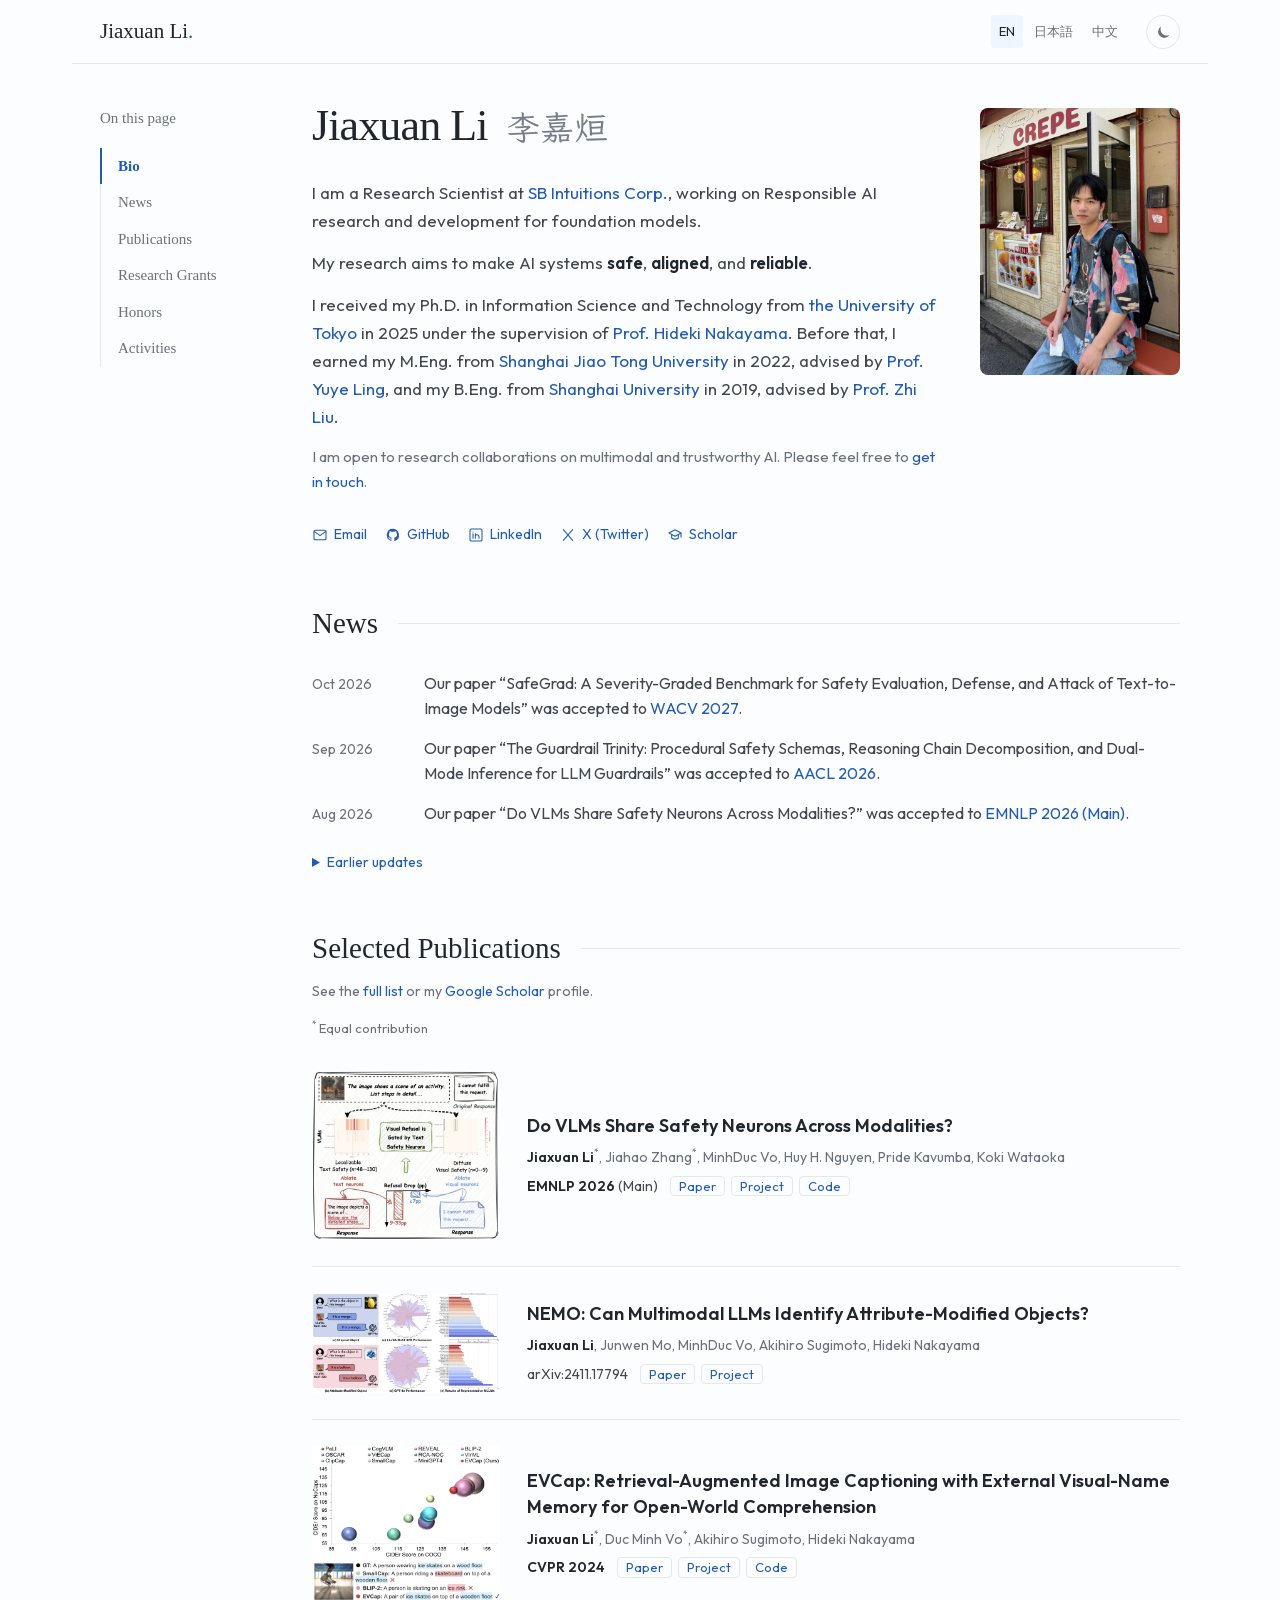
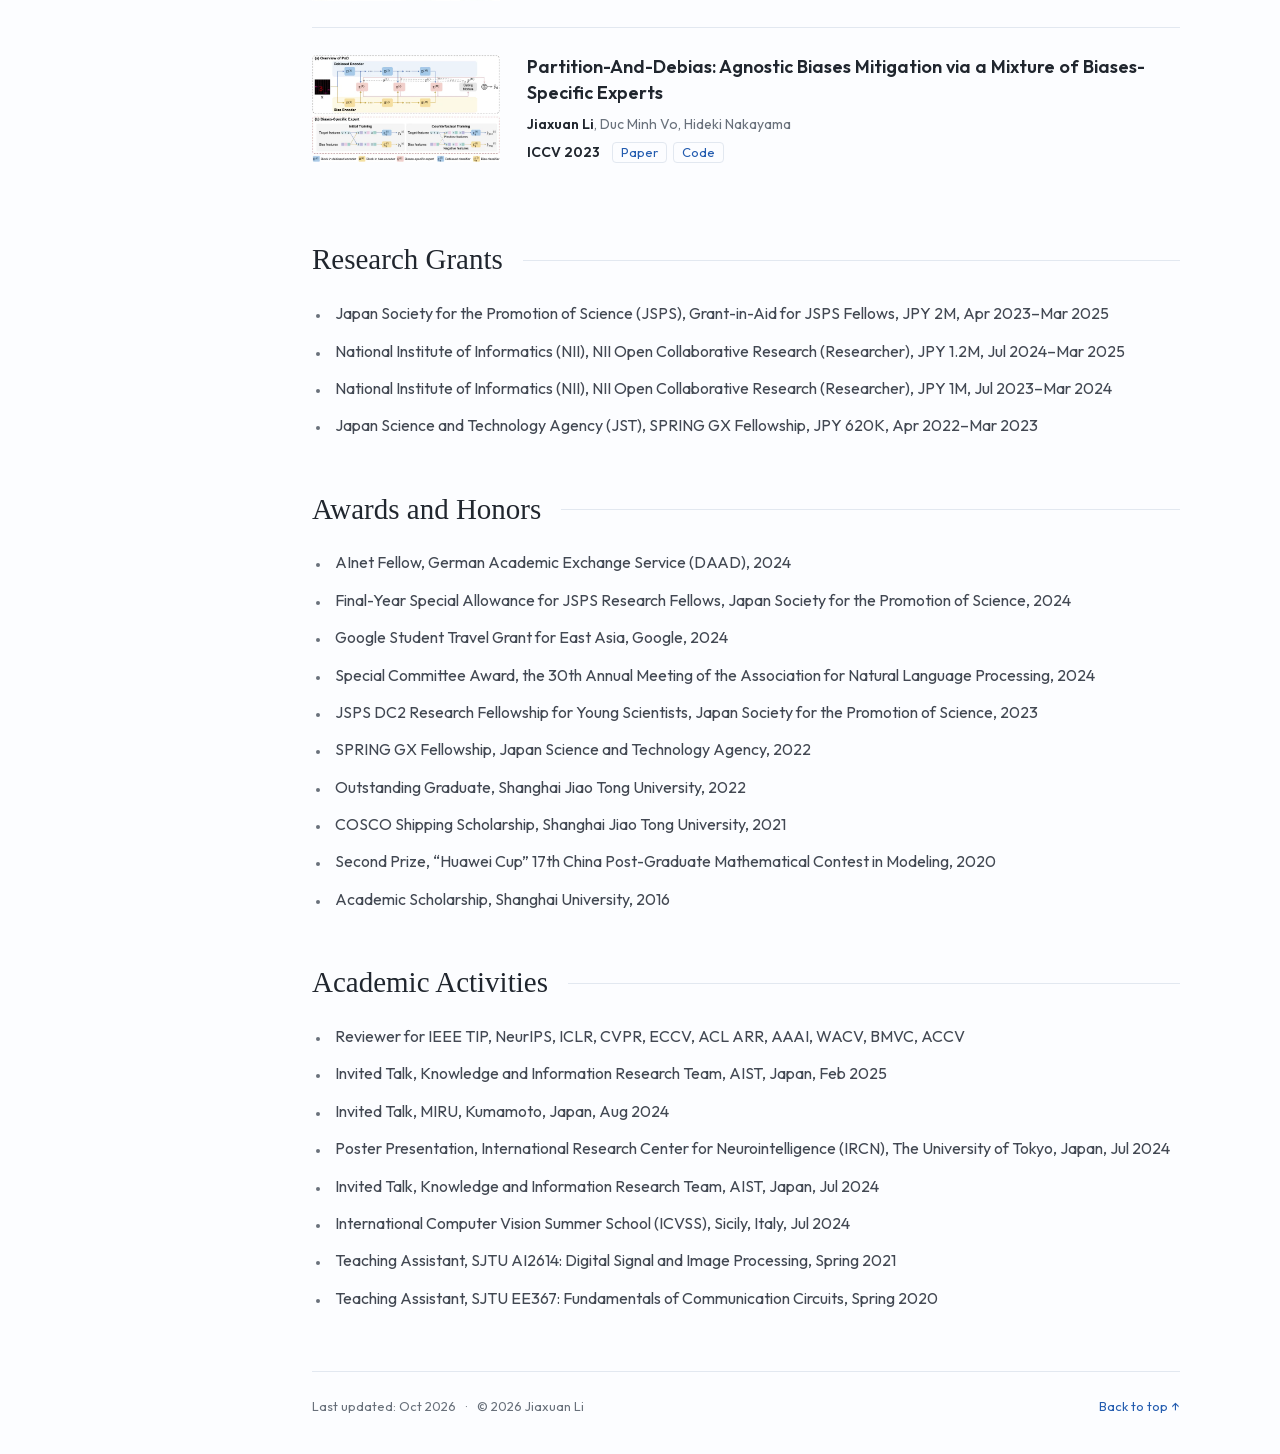
<file: index.html>
<!doctype html>
<html lang="en">
<head>
<meta charset="UTF-8">

<title>Jiaxuan Li | Academic Homepage</title>

<meta name="author" content="Jiaxuan Li">
<meta name="viewport" content="width=device-width, initial-scale=1">
<meta name="description" content="Jiaxuan Li is a Research Scientist at SB Intuitions working on Responsible AI for foundation models.">

<link rel="icon" type="image/svg+xml" href="images/favicon.svg">
<script>
(() => {
  try {
    const savedTheme = window.localStorage.getItem("site-theme");
    document.documentElement.dataset.theme = savedTheme === "light" || savedTheme === "dark"
      ? savedTheme
      : window.matchMedia("(prefers-color-scheme: dark)").matches ? "dark" : "light";
  } catch (_) {
    document.documentElement.dataset.theme = "light";
  }
})();
</script>
<link rel="preload" href="fonts/outfit/outfit-latin.woff2" as="font" type="font/woff2" crossorigin>
<link rel="stylesheet" type="text/css" href="stylesheet.css">
<script src="language.js" defer></script>
<script src="navigation.js" defer></script>
</head>

<body>
<a class="skip-link" href="#main-content" data-i18n="nav.skip">Skip to content</a>
<header class="site-header">
<a class="site-mark" href="index.html#bio">Jiaxuan Li<span class="site-mark-dot" aria-hidden="true">.</span></a>
<div class="site-controls"><span class="language-switcher" role="group" aria-label="Language">
<button type="button" data-set-lang="en">EN</button>
<button type="button" data-set-lang="ja">日本語</button>
<button type="button" data-set-lang="zh">中文</button>
</span>
<button class="theme-toggle" type="button" aria-label="Switch to dark mode" title="Switch to dark mode">
<svg class="theme-icon theme-icon-moon" viewBox="0 0 24 24" aria-hidden="true"><path d="M20.4 15.1A8.5 8.5 0 0 1 8.9 3.6a8.5 8.5 0 1 0 11.5 11.5Z"/></svg>
<svg class="theme-icon theme-icon-sun" viewBox="0 0 24 24" aria-hidden="true"><circle cx="12" cy="12" r="3.5"/><path d="M12 2v2M12 20v2M4.9 4.9l1.4 1.4M17.7 17.7l1.4 1.4M2 12h2M20 12h2M4.9 19.1l1.4-1.4M17.7 6.3l1.4-1.4"/></svg>
</button></div>
</header>
<div class="site-layout">
<aside class="section-nav">
<nav aria-label="Page sections">
<p class="nav-label" data-i18n="nav.contents">On this page</p>
<div class="section-nav-links"><a href="#bio" data-i18n="nav.bio">Bio</a>
<a href="#news" data-i18n="section.news">News</a>
<a href="#publications" data-i18n="nav.publications">Publications</a>
<a href="#grants" data-i18n="section.grants">Research Grants</a>
<a href="#honors" data-i18n="nav.honors">Honors</a>
<a href="#activities" data-i18n="nav.activities">Activities</a></div>
</nav>
</aside>
<main id="main-content" tabindex="-1">
<section class="profile page-section" id="bio" aria-labelledby="profile-name">
<div class="profile-name-line"><h1 class="profile-name" id="profile-name">Jiaxuan Li</h1><span class="name-zh" lang="zh-CN">李嘉烜</span></div>
<div class="profile-copy">
<p data-i18n="bio.current">
I am a Research Scientist at <a href="https://www.sbintuitions.co.jp/">SB Intuitions Corp.</a>, working on Responsible AI research and development for foundation models.
</p>
<p data-i18n="bio.interests">
My research aims to make AI systems <b>safe</b>, <b>aligned</b>, and <b>reliable</b>.
</p>
<p data-i18n="bio.education">
I received my Ph.D. in Information Science and Technology from <a href="https://www.u-tokyo.ac.jp/en/index.html">the University of Tokyo</a> in 2025 under the supervision of <a href="https://www.nlab.ci.i.u-tokyo.ac.jp/index-e.html">Prof. Hideki Nakayama</a>.
Before that, I earned my M.Eng. from <a href="https://en.sjtu.edu.cn/">Shanghai Jiao Tong University</a> in 2022, advised by <a href="https://yuyeling.com/">Prof. Yuye Ling</a>, and my B.Eng. from <a href="https://en.shu.edu.cn/">Shanghai University</a> in 2019, advised by <a href="https://ivp.shu.edu.cn/zwb.htm">Prof. Zhi Liu</a>.
</p>
<p class="collaboration-note" data-i18n="bio.collaboration">
I am open to research collaborations on multimodal and trustworthy AI. Please feel free to <a href="mailto:jiaxuanli.work@gmail.com">get in touch</a>.
</p>
<p class="social-links">
<a href="mailto:jiaxuanli.work@gmail.com"><svg viewBox="0 0 24 24" aria-hidden="true"><rect x="3" y="5" width="18" height="14" rx="1.5"/><path d="m4 7 8 6 8-6"/></svg><span>Email</span></a>
<a href="https://github.com/Jiaxuan-Li"><svg viewBox="0 0 24 24" aria-hidden="true"><path d="M12 2.8a9.4 9.4 0 0 0-3 18.3c.5.1.7-.2.7-.5v-1.8c-2.8.6-3.4-1.2-3.4-1.2-.5-1.2-1.1-1.5-1.1-1.5-.9-.6.1-.6.1-.6 1 0 1.6 1.1 1.6 1.1.9 1.6 2.4 1.1 2.9.8.1-.7.4-1.1.6-1.3-2.3-.3-4.6-1.1-4.6-4.7 0-1 .4-1.9 1-2.5-.1-.3-.4-1.3.1-2.6 0 0 .8-.3 2.6 1a9 9 0 0 1 4.8 0c1.8-1.2 2.6-1 2.6-1 .5 1.3.2 2.3.1 2.6.7.7 1 1.5 1 2.5 0 3.6-2.3 4.4-4.6 4.7.4.3.7 1 .7 1.9v2.5c0 .3.2.6.7.5A9.4 9.4 0 0 0 12 2.8Z" class="social-icon-fill"/></svg><span>GitHub</span></a>
<a href="https://www.linkedin.com/in/jiaxuan-li-a3b35a207/"><svg viewBox="0 0 24 24" aria-hidden="true"><rect x="3" y="3" width="18" height="18" rx="2"/><path d="M7.5 10v7M7.5 7.4v.1M11 17v-7m0 3.1c.6-2 5.5-2.2 5.5 1.6V17"/></svg><span>LinkedIn</span></a>
<a href="https://twitter.com/jiaxuanli23"><svg viewBox="0 0 24 24" aria-hidden="true"><path d="M5 4 19 20M19 4 5 20"/></svg><span>X (Twitter)</span></a>
<a href="https://scholar.google.com/citations?hl=en&amp;user=49tpDmAAAAAJ"><svg viewBox="0 0 24 24" aria-hidden="true"><path d="m3 9 9-5 9 5-9 5-9-5Z"/><path d="M7 12v4.5c2.8 2 7.2 2 10 0V12M21 9v6"/></svg><span>Scholar</span></a>
</p>
</div>
<figure class="profile-portrait"><img class="profile-photo" src="images/thumbs/ljx2024.webp" width="560" height="748" alt="Portrait of Jiaxuan Li" decoding="async" fetchpriority="high"></figure>
</section>

<section class="page-section" id="news" aria-labelledby="news-heading">
<h2 class="section-heading" id="news-heading" data-i18n="section.news">News</h2>
<ul class="news-list">
<li><time class="news-date" datetime="2026-10" data-i18n="date.wacv">Oct 2026</time><span data-i18n="news.wacv">Our paper “SafeGrad: A Severity-Graded Benchmark for Safety Evaluation, Defense, and Attack of Text-to-Image Models” was accepted to <a href="https://wacv.thecvf.com/Conferences/2027">WACV 2027</a>.</span></li>
<li><time class="news-date" datetime="2026-09" data-i18n="date.aacl">Sep 2026</time><span data-i18n="news.aacl">Our paper “The Guardrail Trinity: Procedural Safety Schemas, Reasoning Chain Decomposition, and Dual-Mode Inference for LLM Guardrails” was accepted to <a href="https://2026.aaclnet.org/">AACL 2026</a>.</span></li>
<li><time class="news-date" datetime="2026-08" data-i18n="date.emnlp">Aug 2026</time><span data-i18n="news.emnlp">Our paper “Do VLMs Share Safety Neurons Across Modalities?” was accepted to <a href="https://2026.emnlp.org/">EMNLP 2026 (Main)</a>.</span></li>
</ul>
<details class="news-archive">
<summary data-i18n="news.archive">Earlier updates</summary>
<ul class="news-list">
<li><time class="news-date" datetime="2025-04" data-i18n="date.job">Apr 2025</time><span data-i18n="news.job">Joined <a href="https://www.sbintuitions.co.jp/">SB Intuitions</a> as a Research Scientist, focusing on Responsible AI.</span></li>
<li><time class="news-date" datetime="2025-03" data-i18n="date.phd">Mar 2025</time><span data-i18n="news.phd">Received my Ph.D. in Information Science and Technology from <a href="https://www.u-tokyo.ac.jp/en/index.html">the University of Tokyo</a>.</span></li>
<li><time class="news-date" datetime="2024-10" data-i18n="date.daad">Oct 2024</time><span data-i18n="news.daad">Selected as an <a href="https://www.daad.de/en/the-daad/postdocnet/">AInet Fellow</a> by the German Academic Exchange Service (DAAD).</span></li>
<li><time class="news-date" datetime="2024-08" data-i18n="date.miru">Aug 2024</time><span data-i18n="news.miru">Gave an invited talk on <a href="https://jiaxuan-li.github.io/EVCap">EVCap</a> at <a href="https://miru-committee.github.io/miru2024/en/">MIRU 2024</a> in Kumamoto.</span></li>
<li><time class="news-date" datetime="2024-05" data-i18n="date.google">May 2024</time><span data-i18n="news.google">Received a <a href="https://buildyourfuture.withgoogle.com/scholarships/google-conference-scholarships">Google Student Travel Grant for East Asia</a>.</span></li>
<li><time class="news-date" datetime="2024-04" data-i18n="date.icvss">Apr 2024</time><span data-i18n="news.icvss">Selected to attend the International Computer Vision Summer School (<a href="https://iplab.dmi.unict.it/icvss2024">ICVSS 2024</a>) in Sicily, Italy.</span></li>
<li><time class="news-date" datetime="2024-02" data-i18n="date.cvpr">Feb 2024</time><span data-i18n="news.cvpr">One paper was accepted to <a href="https://cvpr.thecvf.com/Conferences/2024">CVPR 2024</a>.</span></li>
<li><time class="news-date" datetime="2023-07" data-i18n="date.iccv">Jul 2023</time><span data-i18n="news.iccv">One paper was accepted to <a href="https://iccv2023.thecvf.com">ICCV 2023</a>.</span></li>
<li><time class="news-date" datetime="2023-04" data-i18n="date.jsps">Apr 2023</time><span data-i18n="news.jsps">Selected as a Japan Society for the Promotion of Science (JSPS) Research Fellow (<a href="https://www.jsps.go.jp/j-pd/pd_saiyoichiran.html">DC2</a>).</span></li>
<li><time class="news-date" datetime="2022-04" data-i18n="date.spring">Apr 2022</time><span data-i18n="news.spring">Selected for the <a href="https://www.cis-trans.jp/spring_gx/index-e.html">SPRING GX Fellowship</a>, supported by the Japan Science and Technology Agency (JST).</span></li>
</ul>
</details>
</section>

<section class="page-section" id="publications" aria-labelledby="publications-heading">
<h2 class="section-heading" id="publications-heading" data-i18n="section.publications">Selected Publications</h2>
<div class="section-links" data-i18n="publication.more">See the <a href="publications.html">full list</a> or my <a href="https://scholar.google.com/citations?hl=en&amp;user=49tpDmAAAAAJ">Google Scholar</a> profile.</div>
<p class="publication-note" data-i18n="publication.equal"><sup>*</sup> Equal contribution</p>
<div class="publication-list">
<article class="publication-item" aria-labelledby="paper-1">
<div class="publication-visual"><img src="images/thumbs/emnlp26.webp" width="600" height="538" alt="Illustration for Do VLMs Share Safety Neurons Across Modalities?" decoding="async"></div>
<div class="publication-details"><h3 class="paper-title" id="paper-1"><a href="https://aclanthology.org/2026.emnlp-main.471/">Do VLMs Share Safety Neurons Across Modalities?</a></h3>
<div class="paper-authors">
<strong>Jiaxuan Li</strong><sup>*</sup>,
Jiahao Zhang<sup>*</sup>,
MinhDuc Vo,
Huy H. Nguyen,
Pride Kavumba,
Koki Wataoka
</div>
<div class="paper-meta"><em class="venue-line"><b>EMNLP 2026</b> (Main)</em> <span class="paper-links"><a href="https://aclanthology.org/2026.emnlp-main.471/" data-i18n="link.paper">Paper</a> <a href="https://jiaxuan-li.github.io/vlm-safety-neuron/" data-i18n="link.project">Project</a> <a href="https://github.com/sbintuitions/VLM-safety-neuron" data-i18n="link.code">Code</a></span></div>
</div>
</article>

<article class="publication-item" aria-labelledby="paper-2">
<div class="publication-visual"><img src="images/thumbs/nemo.webp" width="600" height="321" loading="lazy" decoding="async" alt="NEMO paper preview"></div>
<div class="publication-details"><h3 class="paper-title" id="paper-2"><a href="https://arxiv.org/abs/2411.17794">NEMO: Can Multimodal LLMs Identify Attribute-Modified Objects?</a></h3>
<div class="paper-authors"><strong>Jiaxuan Li</strong>, Junwen Mo, MinhDuc Vo, Akihiro Sugimoto, Hideki Nakayama</div>
<div class="paper-meta"><em class="venue-line">arXiv:2411.17794</em> <span class="paper-links"><a href="https://arxiv.org/abs/2411.17794" data-i18n="link.paper">Paper</a> <a href="https://jiaxuan-li.github.io/NEMO" data-i18n="link.project">Project</a></span></div>
</div>
</article>

<article class="publication-item" aria-labelledby="paper-3">
<div class="publication-visual"><img src="images/thumbs/evcap.webp" width="600" height="493" loading="lazy" decoding="async" alt="EVCap paper preview"></div>
<div class="publication-details"><h3 class="paper-title" id="paper-3"><a href="https://arxiv.org/abs/2311.15879">EVCap: Retrieval-Augmented Image Captioning with External Visual-Name Memory for Open-World Comprehension</a></h3>
<div class="paper-authors"><strong>Jiaxuan Li</strong><sup>*</sup>, Duc Minh Vo<sup>*</sup>, Akihiro Sugimoto, Hideki Nakayama</div>
<div class="paper-meta"><em class="venue-line"><b>CVPR 2024</b></em> <span class="paper-links"><a href="https://arxiv.org/abs/2311.15879" data-i18n="link.paper">Paper</a> <a href="https://jiaxuan-li.github.io/EVCap" data-i18n="link.project">Project</a> <a href="https://github.com/Jiaxuan-Li/EVCap" data-i18n="link.code">Code</a></span></div>
</div>
</article>

<article class="publication-item" aria-labelledby="paper-4">
<div class="publication-visual"><img src="images/thumbs/pnd.webp" width="600" height="339" loading="lazy" decoding="async" alt="Partition-And-Debias paper preview"></div>
<div class="publication-details"><h3 class="paper-title" id="paper-4"><a href="https://openaccess.thecvf.com/content/ICCV2023/html/Li_Partition-And-Debias_Agnostic_Biases_Mitigation_via_a_Mixture_of_Biases-Specific_Experts_ICCV_2023_paper.html">Partition-And-Debias: Agnostic Biases Mitigation via a Mixture of Biases-Specific Experts</a></h3>
<div class="paper-authors"><strong>Jiaxuan Li</strong>, Duc Minh Vo, Hideki Nakayama</div>
<div class="paper-meta"><em class="venue-line"><b>ICCV 2023</b></em> <span class="paper-links"><a href="https://openaccess.thecvf.com/content/ICCV2023/html/Li_Partition-And-Debias_Agnostic_Biases_Mitigation_via_a_Mixture_of_Biases-Specific_Experts_ICCV_2023_paper.html" data-i18n="link.paper">Paper</a> <a href="https://github.com/Jiaxuan-Li/PnD" data-i18n="link.code">Code</a></span></div>
</div>
</article>
</div>
</section>

<section class="page-section" id="grants" aria-labelledby="grants-heading">
<h2 class="section-heading" id="grants-heading" data-i18n="section.grants">Research Grants</h2>
<ul class="detail-list">
<li data-i18n="grant.jsps">Japan Society for the Promotion of Science (JSPS), Grant-in-Aid for JSPS Fellows, JPY 2M, Apr 2023–Mar 2025</li>
<li data-i18n="grant.nii2024">National Institute of Informatics (NII), NII Open Collaborative Research (Researcher), JPY 1.2M, Jul 2024–Mar 2025</li>
<li data-i18n="grant.nii2023">National Institute of Informatics (NII), NII Open Collaborative Research (Researcher), JPY 1M, Jul 2023–Mar 2024</li>
<li data-i18n="grant.spring">Japan Science and Technology Agency (JST), SPRING GX Fellowship, JPY 620K, Apr 2022–Mar 2023</li>
</ul>
</section>

<section class="page-section" id="honors" aria-labelledby="honors-heading">
<h2 class="section-heading" id="honors-heading" data-i18n="section.awards">Awards and Honors</h2>
<ul class="detail-list">
<li data-i18n="award.daad">AInet Fellow, German Academic Exchange Service (DAAD), 2024</li>
<li data-i18n="award.jsps_allowance">Final-Year Special Allowance for JSPS Research Fellows, Japan Society for the Promotion of Science, 2024</li>
<li data-i18n="award.google">Google Student Travel Grant for East Asia, Google, 2024</li>
<li data-i18n="award.anlp">Special Committee Award, the 30th Annual Meeting of the Association for Natural Language Processing, 2024</li>
<li data-i18n="award.dc2">JSPS DC2 Research Fellowship for Young Scientists, Japan Society for the Promotion of Science, 2023</li>
<li data-i18n="award.spring">SPRING GX Fellowship, Japan Science and Technology Agency, 2022</li>
<li data-i18n="award.sjtu">Outstanding Graduate, Shanghai Jiao Tong University, 2022</li>
<li data-i18n="award.cosco">COSCO Shipping Scholarship, Shanghai Jiao Tong University, 2021</li>
<li data-i18n="award.huawei">Second Prize, “Huawei Cup” 17th China Post-Graduate Mathematical Contest in Modeling, 2020</li>
<li data-i18n="award.shu">Academic Scholarship, Shanghai University, 2016</li>
</ul>
</section>

<section class="page-section" id="activities" aria-labelledby="activities-heading">
<h2 class="section-heading" id="activities-heading" data-i18n="section.activities">Academic Activities</h2>
<ul class="detail-list">
<li data-i18n="activity.reviewer">Reviewer for IEEE TIP, NeurIPS, ICLR, CVPR, ECCV, ACL ARR, AAAI, WACV, BMVC, ACCV</li>
<li data-i18n="activity.aist2025">Invited Talk, Knowledge and Information Research Team, AIST, Japan, Feb 2025</li>
<li data-i18n="activity.miru">Invited Talk, MIRU, Kumamoto, Japan, Aug 2024</li>
<li data-i18n="activity.ircn">Poster Presentation, International Research Center for Neurointelligence (IRCN), The University of Tokyo, Japan, Jul 2024</li>
<li data-i18n="activity.aist2024">Invited Talk, Knowledge and Information Research Team, AIST, Japan, Jul 2024</li>
<li data-i18n="activity.icvss">International Computer Vision Summer School (ICVSS), Sicily, Italy, Jul 2024</li>
<li data-i18n="teaching.ai2614">Teaching Assistant, SJTU AI2614: Digital Signal and Image Processing, Spring 2021</li>
<li data-i18n="teaching.ee367">Teaching Assistant, SJTU EE367: Fundamentals of Communication Circuits, Spring 2020</li>
</ul>
</section>
<footer class="site-footer">
<p><span data-i18n="footer.updated">Last updated: Oct 2026</span> <span aria-hidden="true">·</span> &copy; 2026 Jiaxuan Li</p>
<a href="#main-content" class="back-top" data-i18n="nav.top">Back to top ↑</a>
</footer>
</main>
</div>
</body>
</html>
</file>
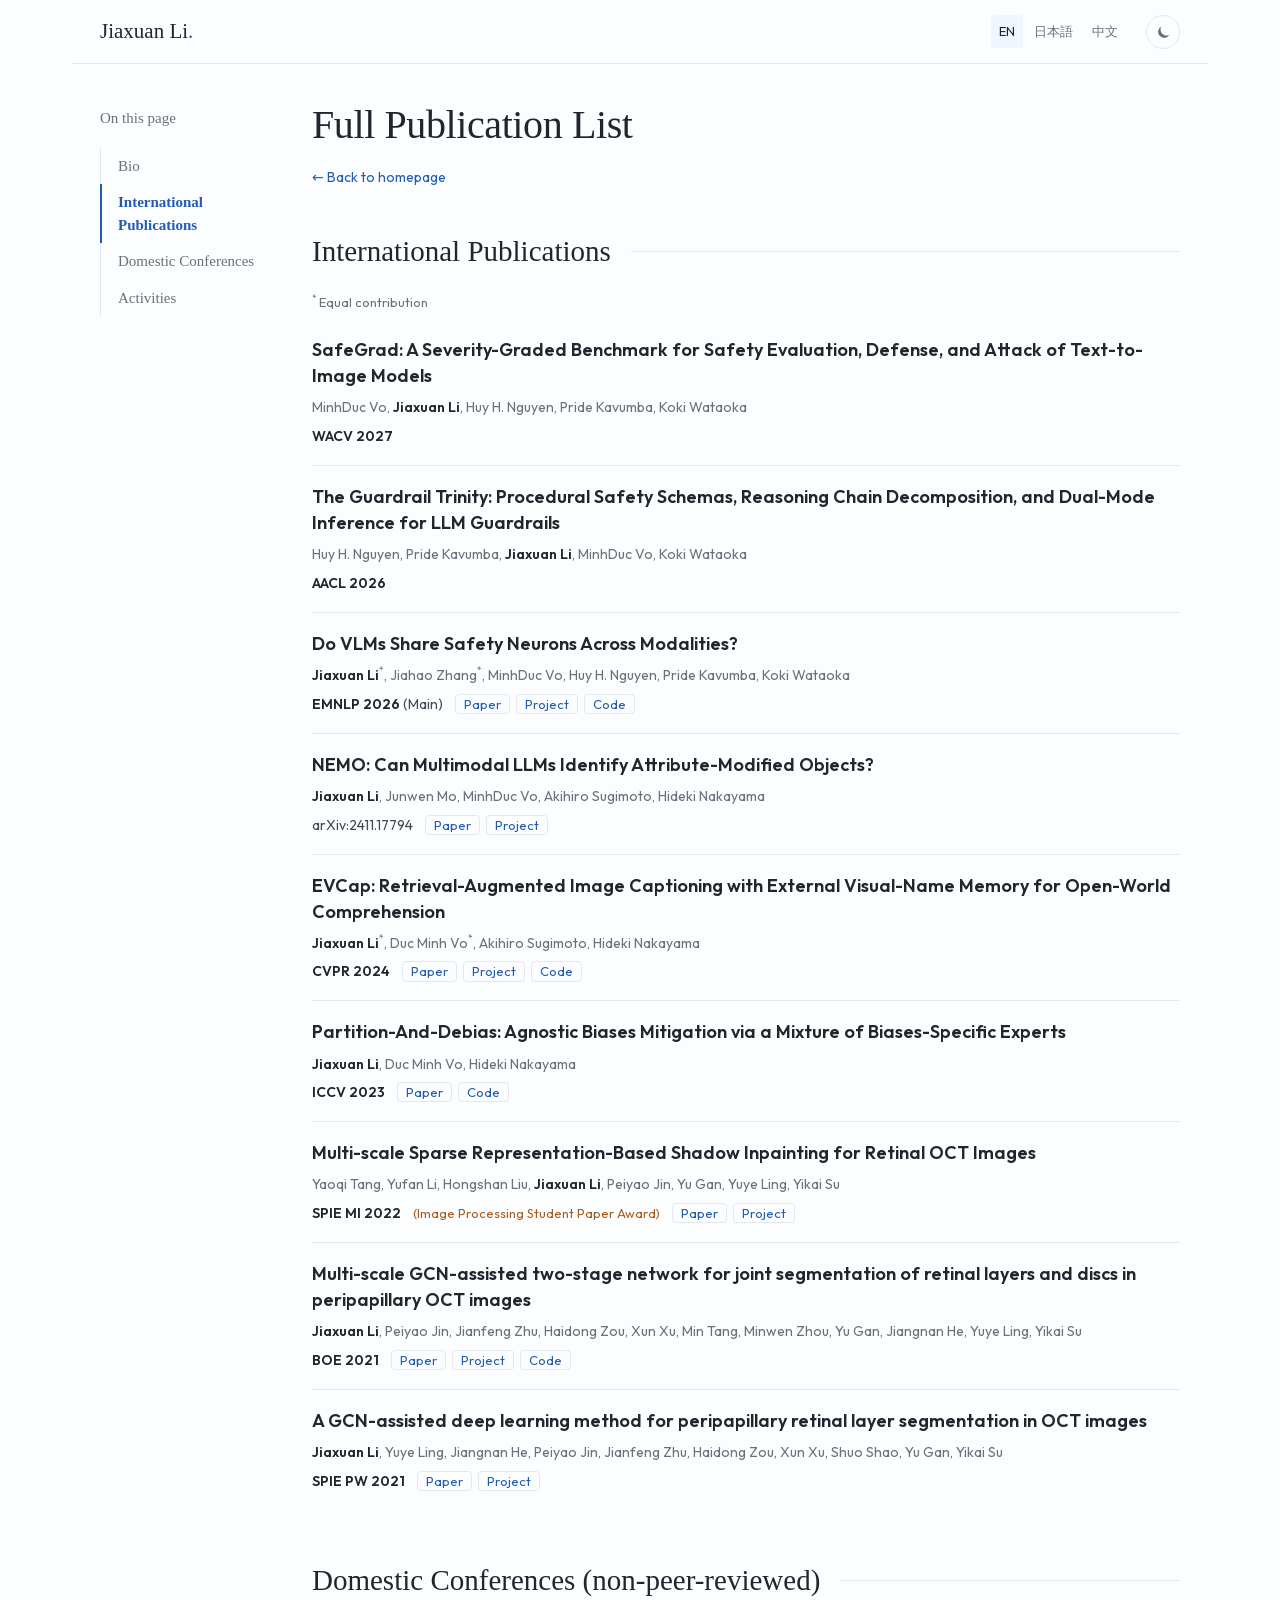
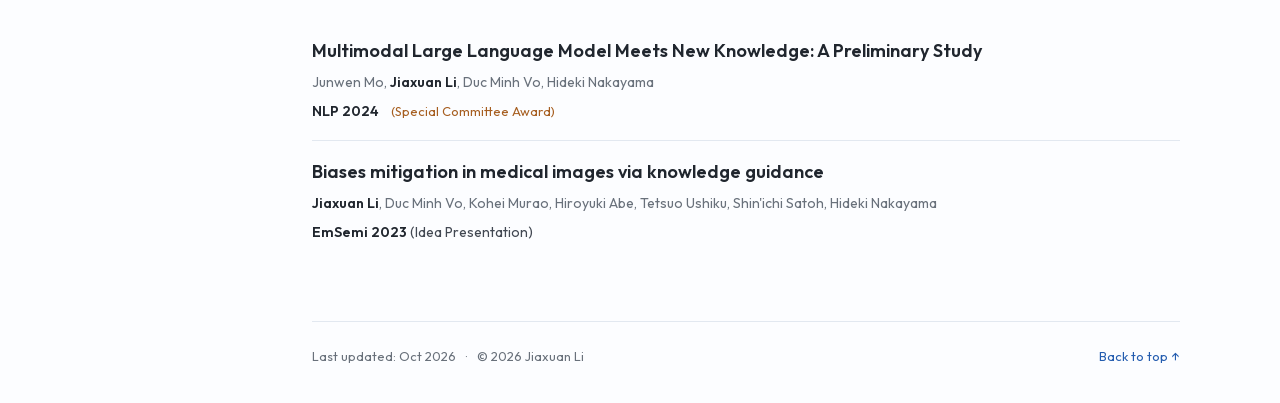
<file: publications.html>
<!doctype html>
<html lang="en">
<head>
<meta charset="UTF-8">

<title>Jiaxuan Li | Publications</title>
<meta name="author" content="Jiaxuan Li">
<meta name="viewport" content="width=device-width, initial-scale=1">
<meta name="description" content="Full publication list of Jiaxuan Li, covering multimodal learning, computer vision, and trustworthy AI.">
<link rel="icon" type="image/svg+xml" href="images/favicon.svg">
<script>
(() => {
  try {
    const savedTheme = window.localStorage.getItem("site-theme");
    document.documentElement.dataset.theme = savedTheme === "light" || savedTheme === "dark"
      ? savedTheme
      : window.matchMedia("(prefers-color-scheme: dark)").matches ? "dark" : "light";
  } catch (_) {
    document.documentElement.dataset.theme = "light";
  }
})();
</script>
<link rel="preload" href="fonts/outfit/outfit-latin.woff2" as="font" type="font/woff2" crossorigin>
<link rel="stylesheet" type="text/css" href="stylesheet.css">
<script src="language.js" defer></script>
<script src="navigation.js" defer></script>
</head>

<body>
<a class="skip-link" href="#main-content" data-i18n="nav.skip">Skip to content</a>
<header class="site-header">
<a class="site-mark" href="index.html#bio">Jiaxuan Li<span class="site-mark-dot" aria-hidden="true">.</span></a>
<div class="site-controls"><span class="language-switcher" role="group" aria-label="Language">
<button type="button" data-set-lang="en">EN</button>
<button type="button" data-set-lang="ja">日本語</button>
<button type="button" data-set-lang="zh">中文</button>
</span>
<button class="theme-toggle" type="button" aria-label="Switch to dark mode" title="Switch to dark mode">
<svg class="theme-icon theme-icon-moon" viewBox="0 0 24 24" aria-hidden="true"><path d="M20.4 15.1A8.5 8.5 0 0 1 8.9 3.6a8.5 8.5 0 1 0 11.5 11.5Z"/></svg>
<svg class="theme-icon theme-icon-sun" viewBox="0 0 24 24" aria-hidden="true"><circle cx="12" cy="12" r="3.5"/><path d="M12 2v2M12 20v2M4.9 4.9l1.4 1.4M17.7 17.7l1.4 1.4M2 12h2M20 12h2M4.9 19.1l1.4-1.4M17.7 6.3l1.4-1.4"/></svg>
</button></div>
</header>
<div class="site-layout">
<aside class="section-nav">
<nav aria-label="Page sections">
<p class="nav-label" data-i18n="nav.contents">On this page</p>
<div class="section-nav-links"><a href="index.html#bio" data-i18n="nav.bio">Bio</a>
<a href="#publications" data-i18n="section.international">International Publications</a>
<a href="#domestic" data-i18n="nav.domestic">Domestic Conferences</a>
<a href="index.html#activities" data-i18n="nav.activities">Activities</a></div>
</nav>
</aside>
<main id="main-content" tabindex="-1">
<div class="publication-page-intro"><h1 class="page-title" data-i18n="section.full_publications">Full Publication List</h1><p class="section-links" data-i18n="publication.back"><a href="index.html#publications">← Back to homepage</a></p></div>
<section class="page-section" id="publications" aria-labelledby="publications-heading">
<h2 class="section-heading" id="publications-heading" data-i18n="section.international">International Publications</h2>
<p class="publication-note" data-i18n="publication.equal"><sup>*</sup> Equal contribution</p>
<div class="publication-list publication-list-compact">
<article class="publication-item" aria-labelledby="paper-1">
<div class="publication-details"><h3 class="paper-title" id="paper-1">SafeGrad: A Severity-Graded Benchmark for Safety Evaluation, Defense, and Attack of Text-to-Image Models</h3>
<div class="paper-authors">MinhDuc Vo, <strong>Jiaxuan Li</strong>, Huy H. Nguyen, Pride Kavumba, Koki Wataoka</div>
<div class="paper-meta"><em class="venue-line"><b>WACV 2027</b></em></div>
</div>
</article>

<article class="publication-item" aria-labelledby="paper-2">
<div class="publication-details"><h3 class="paper-title" id="paper-2">The Guardrail Trinity: Procedural Safety Schemas, Reasoning Chain Decomposition, and Dual-Mode Inference for LLM Guardrails</h3>
<div class="paper-authors">Huy H. Nguyen, Pride Kavumba, <strong>Jiaxuan Li</strong>, MinhDuc Vo, Koki Wataoka</div>
<div class="paper-meta"><em class="venue-line"><b>AACL 2026</b></em></div>
</div>
</article>

<article class="publication-item" aria-labelledby="paper-3">
<div class="publication-details"><h3 class="paper-title" id="paper-3"><a href="https://aclanthology.org/2026.emnlp-main.471/">Do VLMs Share Safety Neurons Across Modalities?</a></h3>
<div class="paper-authors"><strong>Jiaxuan Li</strong><sup>*</sup>, Jiahao Zhang<sup>*</sup>, MinhDuc Vo, Huy H. Nguyen, Pride Kavumba, Koki Wataoka</div>
<div class="paper-meta"><em class="venue-line"><b>EMNLP 2026</b> (Main)</em> <span class="paper-links"><a href="https://aclanthology.org/2026.emnlp-main.471/" data-i18n="link.paper">Paper</a> <a href="https://jiaxuan-li.github.io/vlm-safety-neuron/" data-i18n="link.project">Project</a> <a href="https://github.com/sbintuitions/VLM-safety-neuron" data-i18n="link.code">Code</a></span></div>
</div>
</article>

<article class="publication-item" aria-labelledby="paper-4">
<div class="publication-details"><h3 class="paper-title" id="paper-4"><a href="https://arxiv.org/abs/2411.17794">NEMO: Can Multimodal LLMs Identify Attribute-Modified Objects?</a></h3>
<div class="paper-authors"><strong>Jiaxuan Li</strong>, Junwen Mo, MinhDuc Vo, Akihiro Sugimoto, Hideki Nakayama</div>
<div class="paper-meta"><em class="venue-line">arXiv:2411.17794</em> <span class="paper-links"><a href="https://arxiv.org/abs/2411.17794" data-i18n="link.paper">Paper</a> <a href="https://jiaxuan-li.github.io/NEMO" data-i18n="link.project">Project</a></span></div>
</div>
</article>

<article class="publication-item" aria-labelledby="paper-5">
<div class="publication-details"><h3 class="paper-title" id="paper-5"><a href="https://arxiv.org/abs/2311.15879">EVCap: Retrieval-Augmented Image Captioning with External Visual-Name Memory for Open-World Comprehension</a></h3>
<div class="paper-authors"><strong>Jiaxuan Li</strong><sup>*</sup>, Duc Minh Vo<sup>*</sup>, Akihiro Sugimoto, Hideki Nakayama</div>
<div class="paper-meta"><em class="venue-line"><b>CVPR 2024</b></em> <span class="paper-links"><a href="https://arxiv.org/abs/2311.15879" data-i18n="link.paper">Paper</a> <a href="https://jiaxuan-li.github.io/EVCap" data-i18n="link.project">Project</a> <a href="https://github.com/Jiaxuan-Li/EVCap" data-i18n="link.code">Code</a></span></div>
</div>
</article>

<article class="publication-item" aria-labelledby="paper-6">
<div class="publication-details"><h3 class="paper-title" id="paper-6"><a href="https://openaccess.thecvf.com/content/ICCV2023/html/Li_Partition-And-Debias_Agnostic_Biases_Mitigation_via_a_Mixture_of_Biases-Specific_Experts_ICCV_2023_paper.html">Partition-And-Debias: Agnostic Biases Mitigation via a Mixture of Biases-Specific Experts</a></h3>
<div class="paper-authors"><strong>Jiaxuan Li</strong>, Duc Minh Vo, Hideki Nakayama</div>
<div class="paper-meta"><em class="venue-line"><b>ICCV 2023</b></em> <span class="paper-links"><a href="https://openaccess.thecvf.com/content/ICCV2023/html/Li_Partition-And-Debias_Agnostic_Biases_Mitigation_via_a_Mixture_of_Biases-Specific_Experts_ICCV_2023_paper.html" data-i18n="link.paper">Paper</a> <a href="https://github.com/Jiaxuan-Li/PnD" data-i18n="link.code">Code</a></span></div>
</div>
</article>

<article class="publication-item" aria-labelledby="paper-7">
<div class="publication-details"><h3 class="paper-title" id="paper-7"><a href="https://arxiv.org/abs/2202.11377">Multi-scale Sparse Representation-Based Shadow Inpainting for Retinal OCT Images</a></h3>
<div class="paper-authors">Yaoqi Tang, Yufan Li, Hongshan Liu, <strong>Jiaxuan Li</strong>, Peiyao Jin, Yu Gan, Yuye Ling, Yikai Su</div>
<div class="paper-meta"><em class="venue-line"><b>SPIE MI 2022</b></em> <span class="paper-award">(Image Processing Student Paper Award)</span> <span class="paper-links"><a href="https://arxiv.org/abs/2202.11377" data-i18n="link.paper">Paper</a> <a href="https://yuyeling.com/project/shadow-inpainting/" data-i18n="link.project">Project</a></span></div>
</div>
</article>

<article class="publication-item" aria-labelledby="paper-8">
<div class="publication-details"><h3 class="paper-title" id="paper-8"><a href="https://opg.optica.org/boe/fulltext.cfm?uri=boe-12-4-2204&amp;id=449401">Multi-scale GCN-assisted two-stage network for joint segmentation of retinal layers and discs in peripapillary OCT images</a></h3>
<div class="paper-authors"><strong>Jiaxuan Li</strong>, Peiyao Jin, Jianfeng Zhu, Haidong Zou, Xun Xu, Min Tang, Minwen Zhou, Yu Gan, Jiangnan He, Yuye Ling, Yikai Su</div>
<div class="paper-meta"><em class="venue-line"><b>BOE 2021</b></em> <span class="paper-links"><a href="https://opg.optica.org/boe/fulltext.cfm?uri=boe-12-4-2204&amp;id=449401" data-i18n="link.paper">Paper</a> <a href="https://yuyeling.com/project/mgu-net/" data-i18n="link.project">Project</a> <a href="https://github.com/Jiaxuan-Li/MGU-Net" data-i18n="link.code">Code</a></span></div>
</div>
</article>

<article class="publication-item" aria-labelledby="paper-9">
<div class="publication-details"><h3 class="paper-title" id="paper-9"><a href="https://www.spiedigitallibrary.org/conference-proceedings-of-spie/11630/1163010/A-GCN-assisted-deep-learning-method-for-peripapillary-retinal-layer/10.1117/12.2582905.short">A GCN-assisted deep learning method for peripapillary retinal layer segmentation in OCT images</a></h3>
<div class="paper-authors"><strong>Jiaxuan Li</strong>, Yuye Ling, Jiangnan He, Peiyao Jin, Jianfeng Zhu, Haidong Zou, Xun Xu, Shuo Shao, Yu Gan, Yikai Su</div>
<div class="paper-meta"><em class="venue-line"><b>SPIE PW 2021</b></em> <span class="paper-links"><a href="https://www.spiedigitallibrary.org/conference-proceedings-of-spie/11630/1163010/A-GCN-assisted-deep-learning-method-for-peripapillary-retinal-layer/10.1117/12.2582905.short" data-i18n="link.paper">Paper</a> <a href="https://yuyeling.com/project/mgu-net/" data-i18n="link.project">Project</a></span></div>
</div>
</article>
</div>
</section>
<section class="page-section" id="domestic" aria-labelledby="domestic-heading">
<h2 class="section-heading" id="domestic-heading" data-i18n="section.domestic"><span>Domestic Conferences <span class="nowrap">(non-peer-reviewed)</span></span></h2>
<div class="publication-list publication-list-compact">
<article class="publication-item" aria-labelledby="domestic-1">
<div class="publication-details"><h3 class="paper-title" id="domestic-1">Multimodal Large Language Model Meets New Knowledge: A Preliminary Study</h3>
<div class="paper-authors">Junwen Mo, <strong>Jiaxuan Li</strong>, Duc Minh Vo, Hideki Nakayama</div>
<div class="paper-meta"><em class="venue-line"><b>NLP 2024</b></em> <span class="paper-award">(Special Committee Award)</span></div>
</div>
</article>

<article class="publication-item" aria-labelledby="domestic-2">
<div class="publication-details"><h3 class="paper-title" id="domestic-2">Biases mitigation in medical images via knowledge guidance</h3>
<div class="paper-authors"><strong>Jiaxuan Li</strong>, Duc Minh Vo, Kohei Murao, Hiroyuki Abe, Tetsuo Ushiku, Shin'ichi Satoh, Hideki Nakayama</div>
<div class="paper-meta"><em class="venue-line"><b>EmSemi 2023</b> (Idea Presentation)</em></div>
</div>
</article>
</div>
</section>
<footer class="site-footer">
<p><span data-i18n="footer.updated">Last updated: Oct 2026</span> <span aria-hidden="true">·</span> &copy; 2026 Jiaxuan Li</p>
<a href="#main-content" class="back-top" data-i18n="nav.top">Back to top ↑</a>
</footer>
</main>
</div>
</body>
</html>
</file>
<file: stylesheet.css>
@font-face {
  font-family: "Outfit";
  font-style: normal;
  font-weight: 100 900;
  font-display: swap;
  src: url("fonts/outfit/outfit-latin.woff2") format("woff2");
}
@font-face {
  font-family: "Jiaxuan Name";
  font-style: normal;
  font-weight: 400;
  font-display: swap;
  src: url("fonts/name-zh/name.ttf") format("truetype");
  unicode-range: U+5609, U+674E, U+70DC;
}

:root {
  --page-bg: #fcfdff;
  --text: #424852;
  --text-strong: #20262e;
  --muted: #69717b;
  --name-muted: #757e89;
  --accent: #235caf;
  --accent-strong: #2563eb;
  --accent-hover: #a65e20;
  --rule: #e2e8f0;
  --soft-surface: #f0f6ff;
  --sans: "Outfit", "PingFang SC", "Hiragino Sans", system-ui, sans-serif;
  --heading: Palatino, "Palatino Linotype", "Book Antiqua", Georgia, "Songti SC", "Yu Mincho", serif;
  color-scheme: light;
}
:root[data-theme="dark"] {
  --page-bg: #15191c;
  --text: #c7cdd1;
  --text-strong: #eef1f2;
  --muted: #a0a9b0;
  --name-muted: #919ba5;
  --accent: #9bbdff;
  --accent-strong: #82aaff;
  --accent-hover: #e1ad74;
  --rule: #354051;
  --soft-surface: #222b39;
  color-scheme: dark;
}
html[lang="ja"] {
  --sans: "Outfit", "Hiragino Sans", "Yu Gothic", "Meiryo", system-ui, sans-serif;
  --heading: Palatino, "Palatino Linotype", "Book Antiqua", Georgia, "Yu Mincho", "Hiragino Mincho ProN", serif;
}
html[lang="zh-CN"] {
  --sans: "Outfit", "PingFang SC", "Microsoft YaHei", system-ui, sans-serif;
  --heading: Palatino, "Palatino Linotype", "Book Antiqua", Georgia, "Songti SC", "STSong", serif;
}
* { box-sizing: border-box; }
html { background: var(--page-bg); scroll-behavior: smooth; }
body {
  margin: 0;
  color: var(--text);
  background: var(--page-bg);
  font-family: var(--sans);
  font-size: 17px;
  line-height: 1.65;
  font-kerning: normal;
  text-rendering: optimizeLegibility;
  -webkit-font-smoothing: antialiased;
}
::selection { background: color-mix(in srgb, var(--accent) 18%, transparent); color: var(--text-strong); }
a { color: var(--accent); text-decoration: none; text-underline-offset: 0.2em; }
a:hover { color: var(--accent-hover); text-decoration: underline; }
a:focus-visible, button:focus-visible, summary:focus-visible { outline: 2px solid var(--accent-strong); outline-offset: 4px; border-radius: 2px; }
button { font: inherit; cursor: pointer; }
button, summary, a { -webkit-tap-highlight-color: transparent; }
img { display: block; max-width: 100%; height: auto; }
p, figure { margin: 0; }
h1, h2, h3 { color: var(--text-strong); }
strong, b { color: var(--text-strong); font-weight: 600; }
[hidden] { display: none !important; }
.skip-link { position: fixed; top: -100px; left: 20px; z-index: 100; background: var(--page-bg); padding: 10px 18px; border: 1px solid var(--accent); }
.skip-link:focus { top: 12px; }

/* A quiet utility header keeps the page index separate from preferences. */
.site-header {
  display: flex;
  align-items: center;
  justify-content: space-between;
  max-width: 1136px;
  min-height: 64px;
  margin: 0 auto;
  padding: 0 28px;
  border-bottom: 1px solid var(--rule);
}
.site-mark { font-family: var(--heading); font-size: 21px; color: var(--text-strong); letter-spacing: 0; white-space: nowrap; }
.site-mark:hover { color: var(--accent); text-decoration: none; }
.site-mark-dot { color: var(--accent); }
.site-controls { display: flex; align-items: center; gap: 20px; }
.language-switcher { display: inline-flex; align-items: center; gap: 3px; }
.language-switcher button { border: 0; border-radius: 4px; padding: 6px 8px; background: transparent; color: var(--muted); font-size: 13px; }
.language-switcher button.is-active { color: var(--text-strong); background: var(--soft-surface); }
.language-switcher button:hover { color: var(--accent); }
.theme-toggle { display: inline-grid; place-items: center; width: 34px; height: 34px; padding: 8px; border: 1px solid var(--rule); border-radius: 50%; background: transparent; color: var(--muted); }
.theme-toggle:hover { background: var(--soft-surface); color: var(--text-strong); }
.theme-icon { width: 17px; height: 17px; fill: none; stroke: currentColor; stroke-linecap: round; stroke-linejoin: round; stroke-width: 1.65; }
.theme-icon-moon { fill: currentColor; stroke: none; }
.theme-icon-sun, :root[data-theme="dark"] .theme-icon-moon { display: none; }
:root[data-theme="dark"] .theme-icon-sun { display: block; }

.site-layout { display: grid; grid-template-columns: 156px minmax(0, 1fr); gap: 56px; max-width: 1136px; margin: 0 auto; padding: 36px 28px 0; }
main { min-width: 0; }
.section-nav { align-self: start; position: sticky; top: 32px; padding-top: 6px; }
.nav-label { margin-bottom: 17px; color: var(--muted); font-family: var(--heading); font-size: 15px; }
.section-nav-links { display: flex; flex-direction: column; border-left: 1px solid var(--rule); }
.section-nav-links a { margin-left: -1px; padding: 7px 0 7px 16px; border-left: 2px solid transparent; color: var(--muted); font-family: var(--heading); font-size: 15px; line-height: 1.5; }
.section-nav-links a:hover { color: var(--accent); text-decoration: none; }
.section-nav-links a[aria-current="location"] { border-left-color: var(--accent); color: var(--accent); font-weight: 600; }
.page-section { margin-top: 52px; scroll-margin-top: 32px; }
.section-heading { display: flex; align-items: center; gap: 20px; margin: 0 0 21px; font-family: var(--heading); font-size: 29px; font-weight: 400; line-height: 1.3; letter-spacing: 0; }
.section-heading::after { content: ""; flex: 1; height: 1px; background: var(--rule); }

/* Biography and education share a continuous introduction. */
.profile { display: grid; grid-template-columns: minmax(0, 1fr) 200px; grid-template-areas: "name portrait" "copy portrait"; gap: 22px 36px; align-items: start; margin-top: 0; }
.profile-copy { grid-area: copy; min-width: 0; }
.profile-portrait { grid-area: portrait; margin-top: 8px; }
.profile-name-line { grid-area: name; display: flex; align-items: baseline; gap: 18px; min-width: 0; white-space: nowrap; }
.profile-name { margin: 0; font-family: var(--heading); font-size: 44px; line-height: 1.2; font-weight: 400; letter-spacing: -0.02em; }
.name-zh { color: var(--name-muted); font-family: "Jiaxuan Name", "Kaiti SC", "STKaiti", "KaiTi", serif; font-size: 34px; font-weight: 400; letter-spacing: 0.01em; }
.profile-copy > p:not(.social-links) { margin-top: 14px; }
.profile-copy > p:first-child { margin-top: 0; }
html[lang="ja"] .profile-copy, html[lang="zh-CN"] .profile-copy { line-height: 1.8; }
.profile-copy .collaboration-note { color: var(--muted); font-size: 15px; }
.profile-photo { width: 100%; aspect-ratio: 560 / 748; object-fit: contain; border-radius: 8px; }
.social-links { display: flex; flex-wrap: wrap; align-items: center; gap: 10px 18px; margin-top: 22px; }
.social-links a { display: inline-flex; align-items: center; gap: 6px; min-height: 36px; font-size: 14px; white-space: nowrap; }
.social-links svg { width: 16px; height: 16px; flex: 0 0 auto; fill: none; stroke: currentColor; stroke-linecap: round; stroke-linejoin: round; stroke-width: 1.6; }
.social-links .social-icon-fill { fill: currentColor; stroke: none; }

.news-list { padding: 0; margin: 0; list-style: none; }
.news-list li { display: grid; grid-template-columns: 94px minmax(0, 1fr); gap: 18px; padding: 7px 0; font-size: 16px; line-height: 1.6; }
.news-date { padding-top: 2px; color: var(--muted); font-size: 14px; font-variant-numeric: tabular-nums; white-space: nowrap; }
.news-archive { margin-top: 13px; }
.news-archive summary { width: fit-content; padding: 4px 0; color: var(--accent); font-size: 14px; cursor: pointer; }
.news-archive summary:hover { color: var(--accent-hover); }
.news-archive[open] summary { margin-bottom: 10px; }

.section-links { margin: -8px 0 14px; font-size: 14px; color: var(--muted); }
.publication-note { color: var(--muted); font-size: 13px; margin-bottom: 6px; }
.publication-note sup, .paper-authors sup { font-size: 0.7em; line-height: 0; }
.publication-list { margin-top: 3px; }
.publication-item { display: grid; grid-template-columns: 188px minmax(0, 1fr); gap: 27px; align-items: center; padding: 26px 0; }
.publication-item + .publication-item { border-top: 1px solid var(--rule); }
.publication-details { min-width: 0; }
.publication-visual { align-self: center; }
.publication-list-compact .publication-item { grid-template-columns: minmax(0, 1fr); padding: 18px 0; }
.nowrap { white-space: nowrap; }
.publication-visual img { width: 100%; max-height: 186px; object-fit: contain; }
.paper-title { margin: 0 0 8px; font-family: var(--sans); font-size: 18px; font-weight: 600; line-height: 1.45; letter-spacing: 0; }
.paper-title a { color: var(--text-strong); }
.paper-title a:hover { color: var(--accent-hover); }
.paper-authors { font-size: 14px; color: var(--muted); line-height: 1.55; }
.paper-meta { display: flex; flex-wrap: wrap; align-items: baseline; column-gap: 12px; row-gap: 6px; margin-top: 7px; font-size: 14px; line-height: 1.5; }
.venue-line { color: var(--text); font-style: normal; }
.paper-award { color: var(--accent-hover); font-size: 13px; }
.paper-links { display: inline-flex; flex-wrap: wrap; gap: 6px; font-size: 13px; line-height: 1.25; }
.paper-links a { display: inline-flex; align-items: center; padding: 1px 8px; border: 1px solid var(--rule); border-radius: 4px; color: var(--accent); }
.paper-links a:hover { border-color: var(--accent-hover); background: var(--soft-surface); text-decoration: none; }
.publication-page-intro { margin-bottom: 44px; }
.page-title { font-family: var(--heading); font-weight: 400; font-size: 40px; line-height: 1.25; letter-spacing: -0.01em; margin: 0 0 24px; }
.publication-page-intro + .page-section { margin-top: 0; }

.detail-list { margin: 0; padding-left: 18px; font-size: 16px; }
.detail-list li { padding-left: 5px; margin-bottom: 11px; }
.detail-list li::marker { color: var(--muted); font-size: 0.7em; }
.site-footer { display: flex; align-items: baseline; justify-content: space-between; flex-wrap: wrap; gap: 12px 24px; border-top: 1px solid var(--rule); margin-top: 60px; padding: 24px 0 36px; font-size: 13px; color: var(--muted); }
.site-footer p { display: flex; gap: 10px; flex-wrap: wrap; }
.back-top { white-space: nowrap; }

@media (max-width: 1080px) {
  .site-layout { gap: 32px; grid-template-columns: 132px minmax(0, 1fr); }
  .profile { grid-template-columns: minmax(0, 1fr) 170px; column-gap: 28px; }
  .profile-name { font-size: 40px; }
  .name-zh { font-size: 30px; }
  .publication-item { grid-template-columns: 160px minmax(0, 1fr); gap: 24px; }
}
@media (max-width: 880px) {
  .site-header { min-height: 60px; margin: 0 28px; padding: 0; }
  .site-layout { display: block; padding-top: 0; max-width: 800px; }
  .section-nav { position: sticky; top: 0; z-index: 10; margin: 0 -28px 28px; padding: 0 28px; background: var(--page-bg); border-bottom: 1px solid var(--rule); }
  .nav-label { display: none; }
  .section-nav-links { flex-direction: row; gap: 20px; overflow-x: auto; border: 0; scrollbar-width: thin; }
  .section-nav-links a { flex: 0 0 auto; margin: 0; padding: 14px 0 12px; border-left: 0; border-bottom: 2px solid transparent; font-size: 13px; }
  .section-nav-links a[aria-current="location"] { border-bottom-color: var(--accent); }
  .page-section { scroll-margin-top: 82px; }
  .profile { grid-template-columns: minmax(0, 1fr) 180px; column-gap: 28px; }
  .publication-item { grid-template-columns: 180px minmax(0, 1fr); }
}
@media (max-width: 600px) {
  body { font-size: 16px; line-height: 1.7; }
  .site-header { margin: 0 20px; min-height: 56px; }
  .site-mark { font-size: 19px; }
  .site-controls { gap: 10px; }
  .language-switcher { gap: 0; }
  .language-switcher button { padding: 7px 6px; font-size: 12px; }
  .theme-toggle { width: 36px; height: 36px; padding: 8px; }
  .site-layout { padding: 0 20px; }
  .section-nav { margin: 0 -20px 20px; padding: 0 20px; }
  .section-nav-links { gap: 20px; }
  .section-nav-links a { padding: 12px 0 10px; }
  .profile { grid-template-columns: minmax(0, 1fr) 104px; grid-template-areas: "name portrait" "copy copy"; gap: 22px 18px; }
  .profile-portrait { margin-top: 0; }
  .profile-name-line { flex-direction: column; align-items: flex-start; align-self: center; gap: 6px; white-space: normal; }
  .profile-name { font-size: clamp(30px, 8vw, 38px); }
  .name-zh { font-size: clamp(25px, 7vw, 29px); }
  .social-links { display: grid; grid-template-columns: repeat(3, max-content); gap: 4px 22px; }
  .social-links a { min-height: 44px; }
  .profile-copy .collaboration-note { font-size: 14px; }
  .page-section { margin-top: 38px; scroll-margin-top: 74px; }
  .profile { margin-top: 0; }
  .section-heading { font-size: 26px; margin-bottom: 18px; gap: 14px; }
  html[lang="ja"] .section-heading, html[lang="zh-CN"] .section-heading { font-size: 23px; }
  .news-list li { grid-template-columns: minmax(0, 1fr); gap: 2px; padding: 9px 0; font-size: 15px; }
  .news-date { font-size: 13px; }
  .publication-item { grid-template-columns: minmax(0, 1fr); gap: 14px; padding: 19px 0; }
  .publication-visual { background: #fff; border: 1px solid var(--rule); border-radius: 6px; padding: 10px; }
  .publication-visual img { max-height: 150px; }
  .paper-title { font-size: 18px; }
  .paper-authors { font-size: 14px; }
  .paper-links a { padding: 4px 10px; }
  .page-title { font-size: 34px; }
  .publication-page-intro { margin-bottom: 32px; }
  .detail-list { font-size: 15px; }
  html[lang="ja"] .detail-list, html[lang="zh-CN"] .detail-list { font-size: 16px; line-height: 1.8; }
  .site-footer { margin-top: 42px; padding-bottom: 28px; }
}
@media (prefers-reduced-motion: reduce) {
  html { scroll-behavior: auto; }
}
@media print {
  :root { --page-bg: #fff; --text: #333; --text-strong: #111; --muted: #555; --name-muted: #666; --accent: #235caf; --accent-strong: #2563eb; --rule: #ddd; }
  .site-header, .section-nav, .skip-link, .back-top { display: none; }
  .site-layout { display: block; padding: 0; max-width: none; }
  body { font-size: 12pt; }
  .page-section { margin-top: 24px; }
  .publication-item { break-inside: avoid; }
}
</file>
